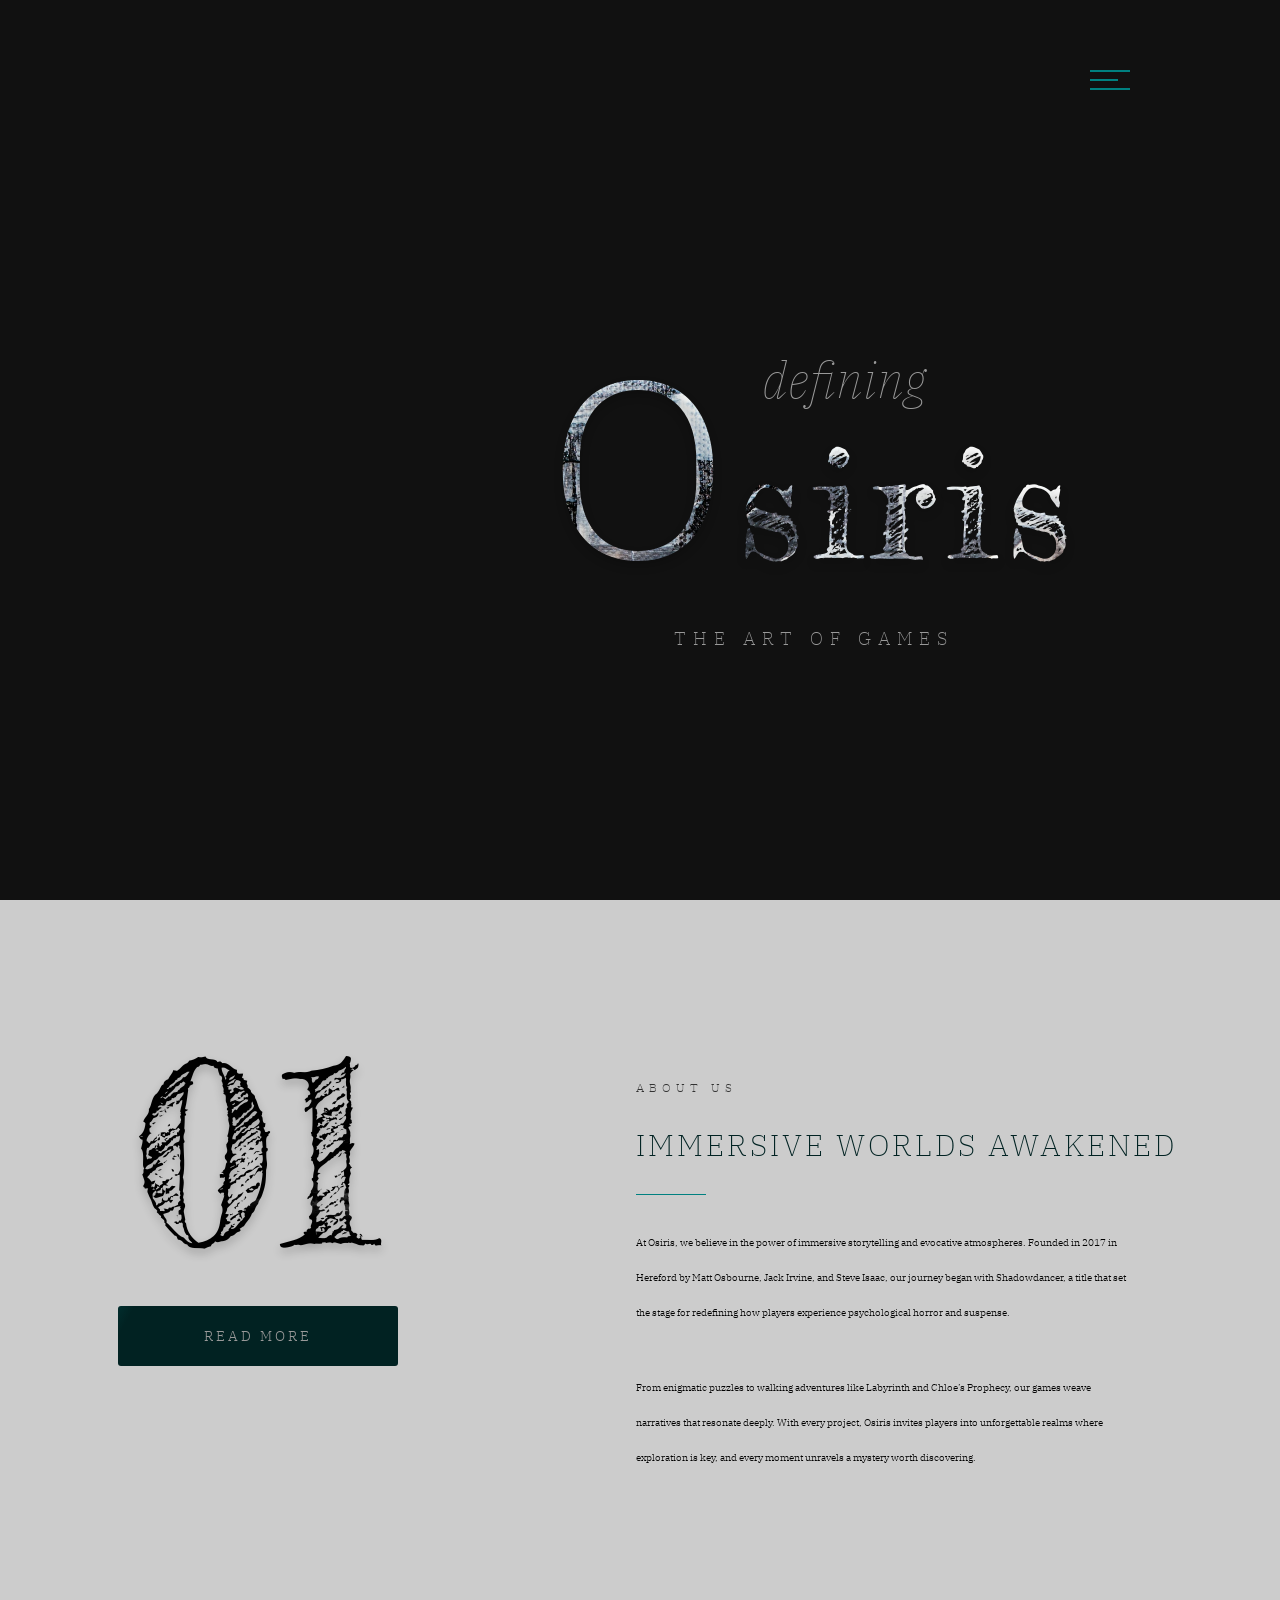
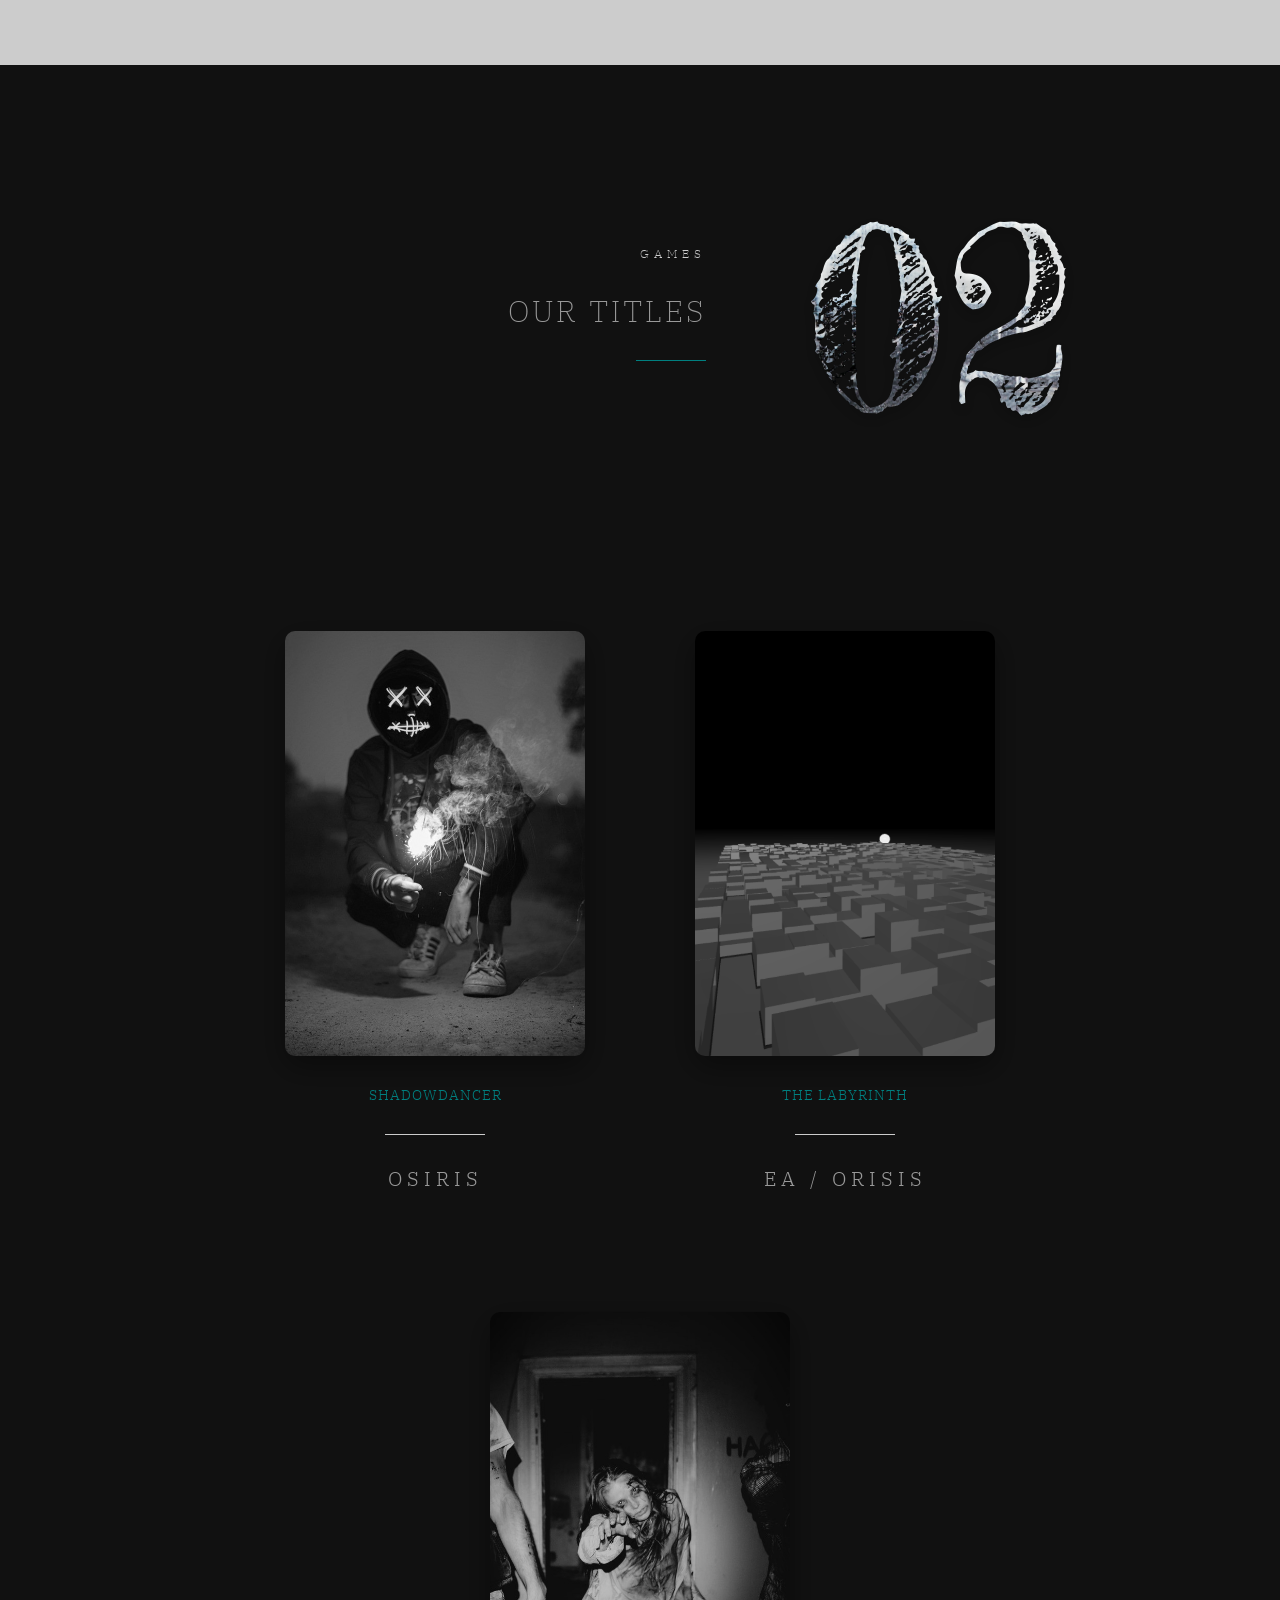
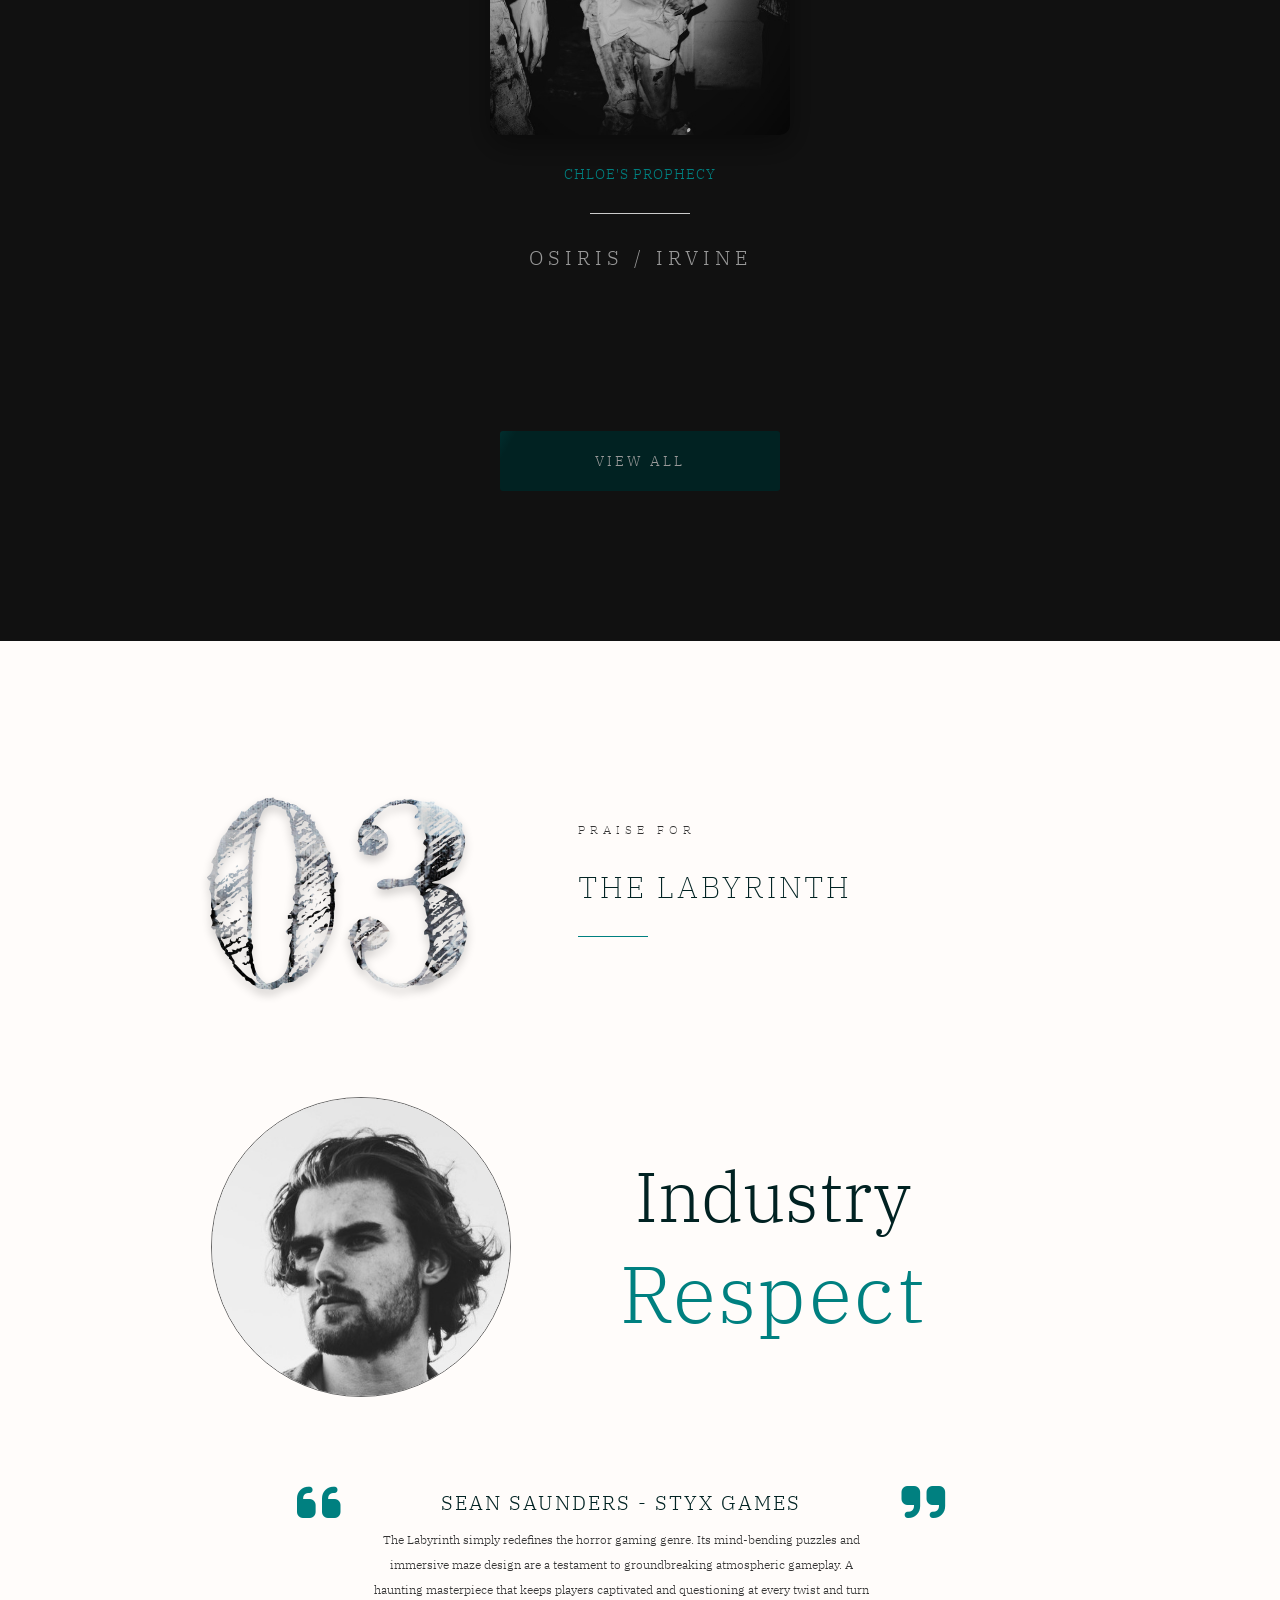
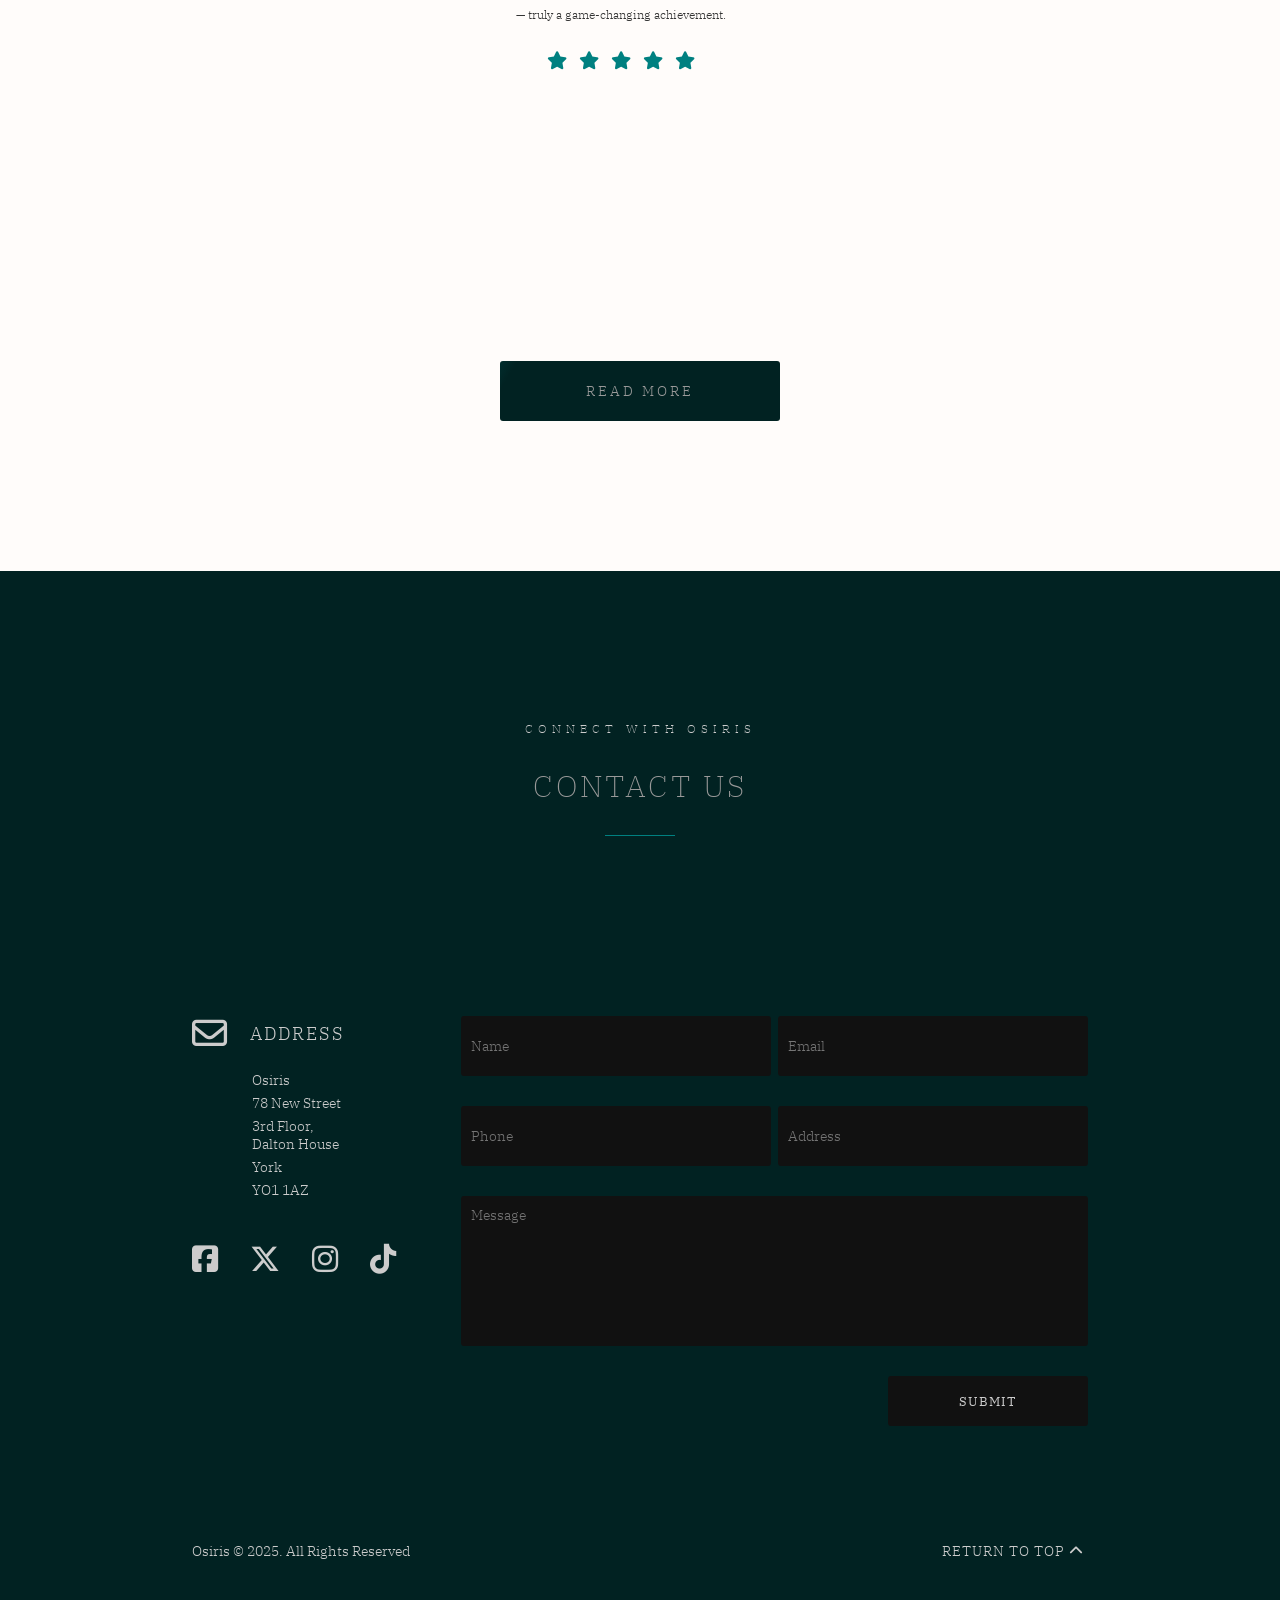
<file: index.html>
<!DOCTYPE html>
<html lang="en">
<head>
  <meta charset="UTF-8">
  <meta name="viewport" content="width=device-width, initial-scale=1.0">
  <link rel="stylesheet" href="https://cdnjs.cloudflare.com/ajax/libs/font-awesome/6.7.2/css/all.min.css"
    integrity="sha512-Evv84Mr4kqVGRNSgIGL/F/aIDqQb7xQ2vcrdIwxfjThSH8CSR7PBEakCr51Ck+w+/U6swU2Im1vVX0SVk9ABhg=="
    crossorigin="anonymous" referrerpolicy="no-referrer" />
  <link rel="icon" type="image/png" href="./images/billy.png">
  <link rel="stylesheet" href="./css/styles.css">
  <title>Osiris</title>
</head>
<body class="body">
  
  <!-- To Do --- Loader -->

  <div class="container main-container">
    <div class="menu-icon">
      <div class="line line-1"></div>
      <div class="line line-2"></div>
      <div class="line line-3"></div>
    </div>
    <nav class="navigation">
      <div class="nav-left">
        <img src="./images/nav-bg.jpg" alt="shadowdancer">
      </div>
      <div class="nav-right">
        <div class="nav-items">
          <a href="./index.html">Home</a>
          <a href="#">
            <span>01</span> Games
          </a>
          <a href="#">
            <span>02</span> Latest
          </a>
          <a href="./html/about.html">
            <span>03</span> About
          </a>
          <a href="#">
            <span>04</span> Contact
          </a>
        </div>
      </div>
    </nav>

    <header>
      <div class="banner">
        <h3>defining</h3>
        <h1><span>O</span>siris</h1>
        <h4>The Art of Games</h4>
      </div>
    </header>

    <section class="about">
      <div class="about-content">
        <div class="about-content-left">
          <div class="section-num">
            <span>01</span>
          </div>
          <button class="main-btn">
            <a href="#">Read More</a>
          </button>
        </div>
        <div class="about-content-right">
          <h4 class="section-heading-sm">About Us</h4>
          <h1 class="section-heading-lg">
            Immersive Worlds Awakened
          </h1>
          <div class="section-border"></div>
          <p>At Osiris, we believe in the power of immersive storytelling and evocative atmospheres. Founded in 2017 in Hereford by
          Matt Osbourne, Jack Irvine, and Steve Isaac, our journey began with Shadowdancer, a title that set the stage for
          redefining how players experience psychological horror and suspense.</p>
          <p>From enigmatic puzzles to walking adventures like Labyrinth and Chloe’s Prophecy, our games weave narratives that
          resonate deeply. With every project, Osiris invites players into unforgettable realms where exploration is key, and
          every moment unravels a mystery worth discovering.</p>
        </div>
      </div>
    </section>

    <section class="games">
      <div class="games-content">
        <div class="games-top">
          <div class="games-header">
            <h4 class="section-heading-sm games-heading-sm">Games</h4>
            <h1 class="section-heading-lg games-heading-lg">Our Titles</h1>
            <div class="section-border"></div>
          </div>
          <div class="section-num">
            <span>02</span>
          </div>
        </div>
        <div class="games-list">
          <div class="game">
            <img src="images/shadowdancer.jpg">
            <span class="game-name">Shadowdancer</span>
            <span class="game-line"></span>
            <span class="game-author">Osiris</span>
          </div>
          <div class="game">
            <img src="images/the-labyrinth.png">
            <span class="game-name">The Labyrinth</span>
            <span class="game-line"></span>
            <span class="game-author">EA / Orisis</span>
          </div>
          <div class="game">
            <img src="images/chloes-prophecy.jpg">
            <span class="game-name">Chloe's Prophecy</span>
            <span class="game-line"></span>
            <span class="game-author">Osiris / Irvine</span>
          </div>
        </div>
        <button class="main-btn">
          <a href="#">View All</a>
        </button>
      </div>
    </section>
  
    <section class="testimonials">
      <div class="testimonials-top">
        <div class="section-num">
          <span>03</span>
        </div>
        <div class="testimonials-header">
          <h4 class="section-heading-sm">Praise for</h4>
          <h1 class="section-heading-lg">The Labyrinth</h1>
          <div class="section-border"></div>
        </div>
      </div>
      <div class="feedback">
        <div class="feedback-top">
          <img src="./images/sean-saunders-styx-games.jpg">
          <div class="feedback-heading">
            <h1>Industry <span>Respect</span></h1>
          </div>
        </div>
        <div class="feedback-bottom">
          <div class="quote">
            <div class="quote-header">
              <i class="fa-solid fa-quote-left"></i>
              <h1>Sean Saunders - Styx Games</h1>
              <i class="fa-solid fa-quote-right"></i>
            </div>
            <div class="quote-body">
              <p>
                The Labyrinth simply redefines the horror gaming genre. Its mind-bending puzzles and immersive maze design are a testament to groundbreaking atmospheric gameplay. A haunting masterpiece that keeps players captivated and questioning at every twist and turn — truly a game-changing achievement.
              </p>
            </div>
            <div class="quote-stars">
              <i class="fa-solid fa-star"></i>
              <i class="fa-solid fa-star"></i>
              <i class="fa-solid fa-star"></i>
              <i class="fa-solid fa-star"></i>
              <i class="fa-solid fa-star"></i>
            </div>
          </div>
        </div>
      </div>
      <button class="main-btn">
        <a href="#">Read More</a>
      </button>
    </section>

    <footer id="contact">
      <div class="footer-header">
        <h4 class="section-heading-sm games-heading-sm">Connect with Osiris</h4>
        <h1 class="section-heading-lg games-heading-lg">Contact Us</h1>
        <div class="section-border"></div>
      </div>
      <div class="footer-content">
        <div class="footer-social">
          <div class="address">
            <div>
              <i class="fa-regular fa-envelope"></i>
              <span>Address</span>  
            </div>
            <p class="address-par">
              <span>Osiris</span>
              <span>78 New Street</span>
              <span>3rd Floor, Dalton House</span>
              <span>York</span>
              <span>YO1 1AZ</span>
            </p>
          </div>
          <div class="social-media">
            <i class="fa-brands fa-square-facebook"></i>
            <i class="fa-brands fa-x-twitter"></i>
            <i class="fa-brands fa-instagram"></i>
            <i class="fa-brands fa-tiktok"></i>
          </div>
        </div>
        <div class="footer-form">
          <form>
            <div class="input-group">
              <input type="text" placeholder="Name">
              <input type="email" placeholder="Email">
              <input type="text" placeholder="Phone">
              <input type="text" placeholder="Address">
            </div>
            <textarea placeholder="Message"></textarea>
            <button type="button">Submit</button>
          </form>
        </div>
      </div>
      <div class="footer-bottom">
        <p>Osiris &copy; 2025. All Rights Reserved</p>
        <button type="button">
          <a href="#">Return to Top
            <i class="fa-solid fa-chevron-up"></i>
          </a>
        </button>
      </div>
    </footer>
  </div>

  <script src="./js/script.js"></script>
</body>
</html>
</file>
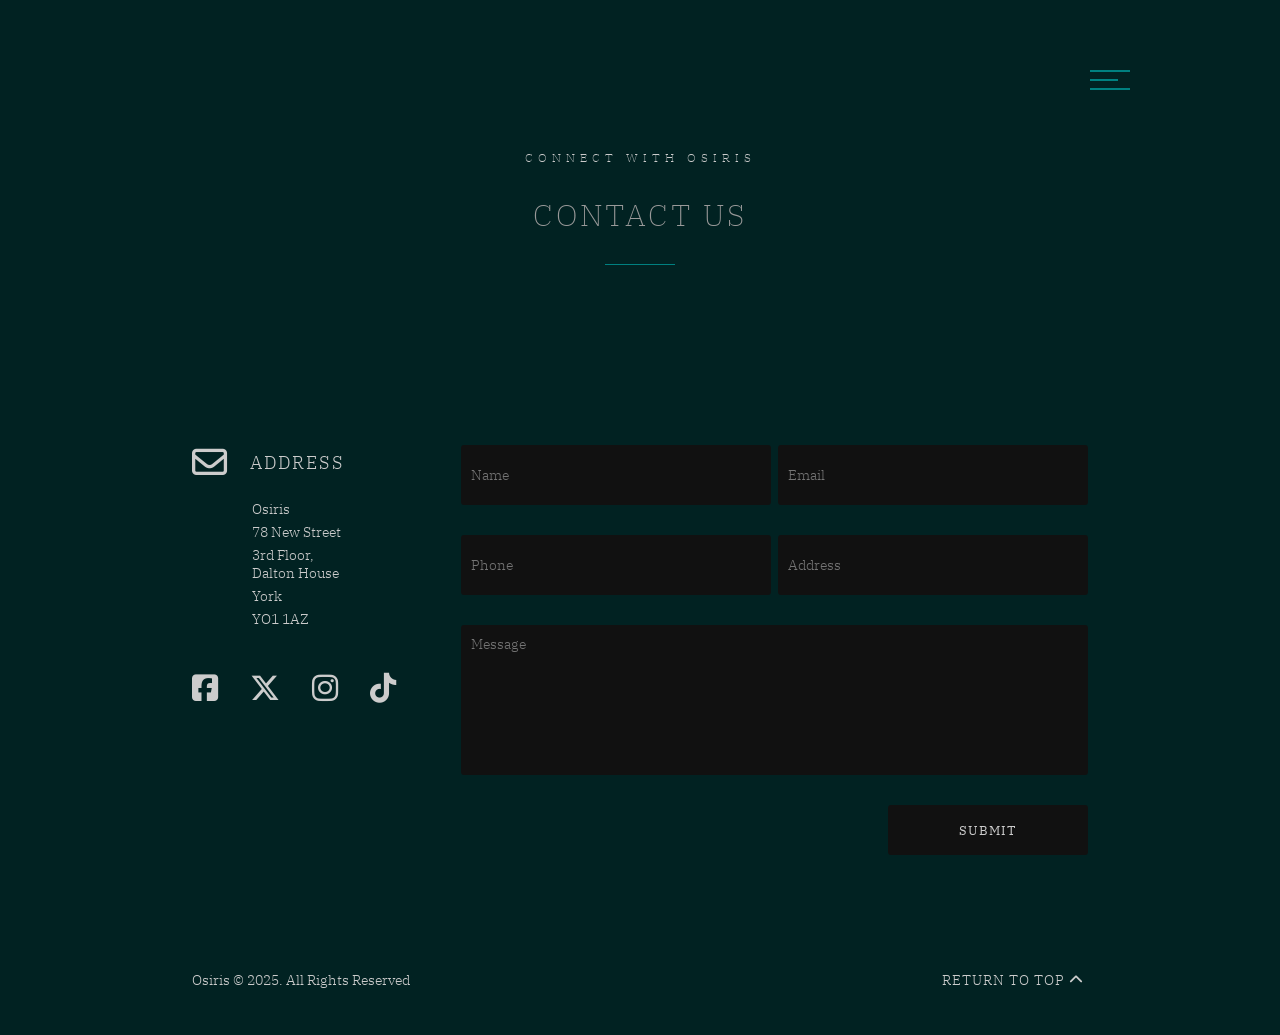
<file: html/about.html>
<!DOCTYPE html>
<html lang="en">
<head>
  <meta charset="UTF-8">
  <meta name="viewport" content="width=device-width, initial-scale=1.0">
  <link rel="stylesheet" href="https://cdnjs.cloudflare.com/ajax/libs/font-awesome/6.7.2/css/all.min.css"
    integrity="sha512-Evv84Mr4kqVGRNSgIGL/F/aIDqQb7xQ2vcrdIwxfjThSH8CSR7PBEakCr51Ck+w+/U6swU2Im1vVX0SVk9ABhg=="
    crossorigin="anonymous" referrerpolicy="no-referrer" />
  <link rel="icon" type="image/png" href="../images/billy.png">
  <link rel="stylesheet" href="../css/styles.css">
  <title>Osiris | About Us</title>
</head>
<body class="body">
  <div class="container">
    <div class="menu-icon">
      <div class="line line-1"></div>
      <div class="line line-2"></div>
      <div class="line line-3"></div>
    </div>
    <nav class="navigation">
      <div class="nav-left">
        <img src="../images/nav-bg.jpg" alt="shadowdancer">
      </div>
      <div class="nav-right">
        <div class="nav-items">
          <a href="../index.html">Home</a>
          <a href="#">
            <span>01</span> Games
          </a>
          <a href="#">
            <span>02</span> Latest
          </a>
          <a href="./about.html">
            <span>03</span> About
          </a>
          <a href="#">
            <span>04</span> Contact
          </a>
        </div>
      </div>
    </nav>
    <footer id="contact" class="footer-about">
      <div class="footer-header">
        <h4 class="section-heading-sm games-heading-sm">Connect with Osiris</h4>
        <h1 class="section-heading-lg games-heading-lg">Contact Us</h1>
        <div class="section-border"></div>
      </div>
      <div class="footer-content">
        <div class="footer-social">
          <div class="address">
            <div>
              <i class="fa-regular fa-envelope"></i>
              <span>Address</span>  
            </div>
            <p class="address-par">
              <span>Osiris</span>
              <span>78 New Street</span>
              <span>3rd Floor, Dalton House</span>
              <span>York</span>
              <span>YO1 1AZ</span>
            </p>
          </div>
          <div class="social-media">
            <i class="fa-brands fa-square-facebook"></i>
            <i class="fa-brands fa-x-twitter"></i>
            <i class="fa-brands fa-instagram"></i>
            <i class="fa-brands fa-tiktok"></i>
          </div>
        </div>
        <div class="footer-form">
          <form>
            <div class="input-group">
              <input type="text" placeholder="Name">
              <input type="email" placeholder="Email">
              <input type="text" placeholder="Phone">
              <input type="text" placeholder="Address">
            </div>
            <textarea placeholder="Message"></textarea>
            <button type="button">Submit</button>
          </form>
        </div>
      </div>
      <div class="footer-bottom">
        <p>Osiris &copy; 2025. All Rights Reserved</p>
        <button type="button">
          <a href="#">Return to Top
            <i class="fa-solid fa-chevron-up"></i>
          </a>
        </button>
      </div>
    </footer>
  </div>

  <script src="../js/script.js"></script>
</body>
</html>
</file>
<file: css/styles.css>
@import url('https://fonts.googleapis.com/css2?family=Fredericka+the+Great&family=IBM+Plex+Serif:ital,wght@0,100;0,200;0,300;0,400;0,500;0,600;0,700;1,100;1,200;1,300;1,400;1,500;1,600;1,700&family=Poppins:ital,wght@0,100;0,200;0,300;0,400;0,500;0,600;0,700;0,800;0,900;1,100;1,200;1,300;1,400;1,500;1,600;1,700;1,800;1,900&family=Six+Caps&display=swap');

:root {
  --main: #008080;
  --main-light: #92d5d5;
  --main-dark: #012222;
  --dark: #111;
  --light: #fffcfa;
  --grey-dark: #333;
  --grey-medium: #999;
  --grey-light: #ccc;
  --grey-light-extra: #eee;
  --main-font: 'IBM Plex Serif', serif;
  --logo-font: 'Six Caps', sans-serif;
  --feature-font: 'Fredericka the Great', serif;
  --second-font: 'Poppins', sans-serif;
}

* {
  font-family: var(--main-font);
  font-weight: 300;
  margin: 0;
  padding: 0;
  box-sizing: border-box;
  text-decoration: none;
  outline: none;
}

html {
  font-size: 62.5%;
}

/* To Do - Scrollbar */
/* To Do - Loader */

.container {
  width: 100%;
  height: 100%;
  background-color: var(--dark);
  position: relative;
}

/* .main-container {

} */

.menu-icon {
  width: 4rem;
  height: 2rem;
  position: fixed;
  top: 7rem;
  right: 15rem;
  display: flex;
  flex-direction: column;
  justify-content: space-between;
  cursor: pointer;
  z-index: 1000; 
}

.line {
  height: 0.2rem;
  background-color: var(--main);
  transition: all 0.3s;
}

.line-1,
.line-3 {
  width: 100%;
}

.menu-icon:hover .line-1,
.menu-icon:hover .line-3 {
  width: 70%;
}

.navigate .line-1 {
  width: 50%;
  transform: translate(103%, 0.5rem) rotateZ(25deg);
}

.navigate .line-3 {
  width: 50%;
  transform: translate(103%, -0.5rem) rotateZ(-25deg);
}

.navigate .menu-icon:hover .line-1,
.navigate .menu-icon:hover .line-3 {
  width: 50%;
}

.line-2 {
  width: 70%;
}

.menu-icon:hover .line-2 {
  margin-left: 30%;
}

.navigate .line-2 {
  width: 100%;
}

.navigate .menu-icon:hover .line-2 {
  margin-left: 0;
}

.navigation {
  width: 100%;
  height: 100vh;
  background-color: var(--main-dark);
  position: fixed;
  top: 0;
  left: 0;
  display: flex;
  z-index: 100;
  opacity: 0;
  visibility: hidden;
  transition: all 0.2s;
}

.navigate .navigation {
  opacity: 1;
  visibility: visible;
}

.nav-left {
  width: 50%;
  height: 100%;
  cursor: pointer;
  opacity: 0;
  visibility: hidden;
  transition: all 1s;
}

.navigate .nav-left {
  opacity: 1;
  visibility: visible;
  transition: all 1s 0.7s;
}

.nav-left img {
  width: 100%;
  height: 100%;
  object-fit: cover;
  filter: grayscale(100%);
  opacity: 0.5;
  transition: all 1s;
}

.nav-left:hover img {
  filter: grayscale(0);
  opacity: 1;
}

.nav-right {
  width: 100%;
  width: 100%;
  background-color: var(--dark);
  display: flex;
  justify-content: center;
  align-items: center;
  transform: translateX(-200%);
}

.navigate .nav-right {
  transform: translateX(0);
  width: 50%;
  transition: all 1s;
}

.nav-items {
  display: flex;
  flex-direction: column;
}

.nav-items a {
  font-size: 1.8rem;
  margin: 2rem 0;
  text-transform: uppercase;
  color: var(--grey-medium);
  opacity: 0;
  visibility: hidden;
}

.navigate .nav-items a {
  opacity: 1;
  visibility: visible;
}

.navigate .nav-items a:nth-child(1) {
  transition: opacity 0.5s 1s, color 0.3s;
}

.navigate .nav-items a:nth-child(2) {
  transition: opacity 0.5s 1.2s, color 0.3s;
}

.navigate .nav-items a:nth-child(3) {
  transition: opacity 0.5s 1.4s, color 0.3s;
}

.navigate .nav-items a:nth-child(4) {
  transition: opacity 0.5s 1.6s, color 0.3s;
}

.navigate .nav-items a:nth-child(5) {
  transition: opacity 0.5s 1.8s, color 0.3s;
}

.nav-items a:first-child {
  padding-left: 6rem;
  position: relative;
}

.nav-items a:first-child::before {
  content: '';
  width: 4.8rem;
  height: 0.2rem;
  background-color: var(--grey-medium);
  position: absolute;
  top: 50%;
  left: 0;
  transform: translateY(-50%);
  transition: all 0.3s ease-in-out;
}

.nav-items a:first-child:hover::before {
  background-color: var(--main);
}

.nav-items a:hover {
  color: var(--main);
}

.nav-items a span {
  font-family: var(--feature-font); 
  font-weight: lighter;
  font-size: 1.8rem;
  margin-right: 1rem;
  position: relative;
}

.nav-items a span::before {
  content: '';
  width: 0;
  height: 0.1rem;
  background-color: var(--main);
  position: absolute;
  bottom: 0;
  left: 0;
  transition: width 0.3s ease-in-out;;
}

.nav-items a:hover span:before {
  width: 100%;
}

header {
  width: 100%;
  height: 100vh;
  position: relative;
}

.banner {
  position: absolute;
  right: 20rem;
  bottom: 30rem;
  text-align: center;
}

.banner h3 {
  font-size: 5rem;
  font-style: italic;
  font-weight: 100;
  color: var(--grey-medium);
  transform: translate(3rem, 11rem);
}

.banner h1 {
  font-family: var(--feature-font);
  font-size: 15rem;
  letter-spacing: 1rem;
  background-image: url('../images/banner-bg-text-2.jpg');
  background-size: cover;
  background-clip: text;
  -webkit-background-clip: text;
  color: transparent;
  text-shadow: 0 0.5rem 1rem rgba(0, 0, 0, 0.2);
}

.banner h1 span {
  font-size: 25rem;
}

.banner h4 {
  font-size: 1.8rem;
  font-weight: 200;
  text-transform: uppercase;
  letter-spacing: 0.7rem;
  color: var(--grey-medium);
}

.about {
  width: 100%;
  background-color: var(--grey-light);
  padding: 10rem 0 15rem 0;
  display: flex;
  justify-content: center;
  align-items: center;
}

.about-content {
  width: 100%;
  height: 100%;
  display: flex;
}

.about-content-left {
  width: 50%;
  text-align: center;
  padding-right: 6rem;
}

.section-num span {
  font-family: var(--feature-font);
  font-size: 25rem;
  background-image: url('../images/about.jpg');
  background-size: cover;
  background-clip: text;
  -webkit-background-clip: text;
  color: transparent;
  text-shadow: 0 0.5rem 1rem rgba(0, 0, 0, 0.2);
}

.main-btn {
  width: 28rem;
  height: 6rem;
  font-weight: 400;
  background-color: var(--main-dark);
  border: none;
  border-radius: 0.3rem;
  cursor: pointer;
  position: relative;
  overflow: hidden;
}

.main-btn:active {
  transform: translateY(0.2rem);
}

.main-btn::before {
  content: '';
  width: 100%;
  height: 100%;
  background: linear-gradient(
    to right,
    transparent,
    var(--main),
    transparent
  );
  position: absolute;
  top: 0;
  left: -100%;
  transform: skewX(-30deg);
  transition: left 0.3s;
}

.main-btn:hover::before {
  left: 100%;
}

.main-btn a {
  width: 100%;
  height: 100%;
  font-size: 1.4rem;
  text-transform: uppercase;
  letter-spacing: 0.3rem;
  color: var(--grey-medium);
  display: flex;
  justify-content: center;
  align-items: center;
}

.about-content-right {
  width: 50%;
  padding: 8rem 0 0 6rem;
}

.section-heading-sm {
  font-size: 1.2rem;
  font-weight: 200;
  text-transform: uppercase;
  letter-spacing: 0.5rem;
  color: var(--grey-dark);
}

.section-heading-lg {
  font-size: 3rem;
  font-weight: 200;
  text-transform: uppercase;
  letter-spacing: 0.3rem;
  color: var(--main-dark);
  margin: 3rem 0;
}

.section-border {
  width: 50rem;
  height: 0.1rem;
  color: var(--main);
  margin-bottom: 3rem;
  position: relative;
}

.section-border::after {
  content: '';
  width: 7rem;
  height: 0.1rem;
  background-color: var(--main);
  position: absolute;
  top: 0;
  left: 0;
}

.about p {
  width: 50rem;
  font-size: var(--grey-dark);
  line-height: 3.5rem;
  margin-bottom: 4rem;
}

.games {
  width: 100%;
  display: flex;
  justify-content: center;
  align-items: center;
  padding: 10rem 0 15rem 0;
}

.games-content {
  text-align: center;
}

.games-top {
  display: flex;
  align-items: center;
  justify-content: center;
  margin-bottom: 10rem;
}

.games-header {
  text-align: right;
  margin-right: 10rem;
}

.games-heading-sm {
  color: var(--grey-light);
}

.games-heading-lg {
  color: var(--grey-medium);
}

.games-header .section-border::after {
  right: 0;
  left: auto;
}

.games-top .section-num span {
  background-image: url('../images/banner-bg-text-2.jpg'); 
  background-position: 50% 75%;
}

.games-list {
  display: flex;
}

.game {
  width: 35rem;
  display: flex;
  flex-direction: column;
  align-items: center;
  margin: 6rem;
  text-align: center;
}

.game img {
  width: 30rem;
  height: auto;
  filter: grayscale(100%);
  border-radius: 1rem;
  box-shadow: 0 1rem 3rem rgba(0, 0, 0, 0.4);
  cursor: pointer;
  transition: filter 1s;
}

.game img:hover {
  filter: grayscale(0);
}

.game-name {
  font-size: 1.4rem;
  text-transform: uppercase;
  color: var(--main);
  letter-spacing: 0.1rem;
  margin: 3rem 0;
}

.game-line {
  width: 10rem;
  height: 0.1rem;
  background-color: var(--grey-light);
  margin-bottom: 3rem;
}

.game-author {
  font-size: 2rem;
  text-transform: uppercase;
  color: var(--grey-medium);
  letter-spacing: 0.5rem;
}

.games-content .main-btn {
  margin-top: 10rem;
}

.testimonials {
  width: 100%;
  height: 160vh;
  background-color: var(--light);
  display: flex;
  flex-direction: column;
  align-items: center;
  padding: 10rem 0 15rem 0;
  position: relative;
}

.testimonials-top {
  display: flex;
  align-items: center;
  justify-content: center;
  margin-bottom: 5rem;
}

.testimonials-top .section-num {
  margin-right: 10rem;
}

.testimonials-top .section-num span {
  background-image: url('../images/banner-bg-text.jpg');
}

.feedback {
  display: flex;
  flex-direction: column;
  align-items: center;
  position: relative;
}

.feedback-top {
  display: flex;
  align-items: center;
  padding-left: 7rem;
  margin-bottom: 5rem;
}

.feedback-top img {
  width: 30rem;
  height: 30rem;
  object-fit: cover;
  border-radius: 50%;
  border: 0.1rem solid var(--main);
  margin-right: 3rem;
  filter: grayscale(100%);
  cursor: pointer;
  transition: filter 1s;
  z-index: 1;
}

.feedback-top img:hover {
  filter: grayscale(0);
}

.feedback-heading {
  display: flex;
  width: 50%;
  text-align: center;
}

.feedback-heading h1 {
  font-size: 7rem;
  color: var(--main-dark);
}

.feedback-heading h1 span {
  font-size: 8rem;
  letter-spacing: 0.2rem;
  color: var(--main);
}

.quote {
  width: 80rem;
  height: 28rem;
  position: absolute;
  top: 33rem;
  left: 8rem;
  display: flex;
  flex-direction: column;
  align-items: center;
  padding: 3rem 0;
}

.quote-header {
  display: flex;
  align-items: center;
  margin-top: 2rem;
}

.quote-header i {
  font-size: 5rem;
  color: var(--main);
}

.quote-header h1 {
  font-size: 2rem;
  text-transform: uppercase;
  color: var(--main-dark);
  letter-spacing: 0.2rem;
  padding: 0 10rem;
}

.quote-body p {
  width: 50rem;
  font-size: 1.2rem;
  color: var(--grey-dark);
  margin-bottom: 2.5rem;
  text-align: center;
  line-height: 2.5rem;
}

.quote-stars i {
  font-size: 1.8rem;
  color: var(--main);
  margin: 0 0.5rem;
}

.testimonials .main-btn {
  position: absolute;
  left: 50%;
  bottom: 15rem;
  transform: translateX(-50%);
}

footer{
  width: 100%;
  display: flex;
  flex-direction: column;
  align-items: center;
  padding: 15rem 0 3rem 0;
  background-color: var(--main-dark);
}

.footer-header {
  text-align: center;
  margin-bottom: 15rem;
}

.footer-header .section-border::after {
  left: 50%;
  transform: translateX(-50%);
}

.footer-content {
  width: 60%;
  display: flex;
  margin-bottom: 10rem;
}

.footer-social {
  width: 30%;
}

.address div {
  display: flex;
  align-items: center;
  margin-bottom: 2rem;
}

.address i {
  font-size: 3.5rem;
  color: var(--grey-light);
  margin-right: 2.3rem;
}

.address div span {
  font-size: 1.8rem;
  text-transform: uppercase;
  letter-spacing: 0.2rem;
  color: var(--grey-light);
}

.address-par {
  display: flex;
  flex-direction: column;
  margin-bottom: 4rem;
  padding-left: 6rem;
}

.address-par span {
  width: 10rem;
  font-size: 1.4rem;
  color: var(--grey-light);
  margin-bottom: 0.5rem;
}

.social-media i {
  font-size: 3rem;
  color: var(--grey-light);
  margin-right: 3rem;
  cursor: pointer;
}

.footer-form {
  width: 70%;
}

.footer-form form {
  display: flex;
  flex-direction: column;
}

.input-group {
  display: flex;
  justify-content: space-between;
  flex-wrap: wrap;
}

.input-group input {
  width: 37rem;
  height: 6rem;
  margin-bottom: 3rem;
}

.input-group input,
textarea {
  background-color: var(--dark);
  border: none;
  padding: 1rem;
  font-size: 1.4rem;
  color: var(--light);
  border-radius: 0.3rem;
}

textarea {
  height: 15rem;
  margin-bottom: 3rem;
  resize: none;
}

.footer-form button {
  width: 20rem;
  height: 5rem;
  background-color: var(--dark);
  margin-left: auto;
  border: none;
  border-radius: 0.3rem;
  font-weight: 400;
  text-transform: uppercase;
  color: var(--grey-light);
  letter-spacing: 0.1rem;
  cursor: pointer;
}

.footer-form button:active {
  transform: translateY(0.2rem);
}

.footer-bottom {
  width: 60%;
  display: flex;
  justify-content: space-between;
  align-items: center;
}

.footer-bottom p {
  font-size: 1.4rem;
  color: var(--grey-light)
}

.footer-bottom button {
  width: 15rem;
  height: 5rem;
  border: none;
  background: none;
}

.footer-bottom button a {
  width: 100%;
  height: 100%;
  display: flex;
  justify-content: space-evenly;
  align-items: center;
  font-size: 1.4rem;
  color: var(--grey-light);
  text-transform: uppercase;
  letter-spacing: 0.1rem;
}

@media (max-width: 1600px) {
  .input-group input {
    width: 31rem;
  }
  .game {
    margin: 6rem 3rem;
  }
}

@media (max-width: 1440px) {
  html {
    font-weight: 58%;
  }
}

@media (max-width: 1368px) {
  html {
    font-weight: 55%;
  }
  .banner {
    bottom: 25rem;
  }
  .testimonials {
    height: 170vh;
  }
}

@media (max-width: 1280px) {
  .about-content-left {
    width: 45%;
  }
  .about-content-right {
    width: 55%;
  }
  .games-list {
    width: 80%;
    margin: auto;
    display: flex;
    justify-content: center;
    align-items: center;
    flex-wrap: wrap;
  }
  .footer-content {
    width: 70%;
  }
  .footer-bottom {
    width: 70%;
  }
}

@media (max-width: 1024px) {
  html {
    font-size: 52%;
  }
  .menu-icon {
    right: 5rem;
  }
  .banner {
    bottom: 20rem;
  }
  .footer-content {
    width: 80%;
  }
  .footer-bottom {
    width: 80%;
  }
}

@media (max-width: 820px) {
  html {
    font-size: 48%;
  }
  .banner {
    right: 50%;
    bottom: 50%;
    transform: translate(50%, 50%);
  }
  .about-content-left {
    width: 40%;
  }
  .about-content-right {
    width: 60%;
  }
  .section-heading-sm {
    font-size: 1.4rem;
  }
  .about p {
    font-size: 1.6rem;
    width: 45rem;
  }
  .games .games-header {
    width: 35rem;
  }
  .games-header .section-border {
    width: 35rem;
  }
  .testimonials {
    height: 100vh;
  }
  .input-group input {
    width: 28rem;
  }
}

@media (max-width: 768px) {
  .game {
    width: 32rem;
  }
  .game img {
    width: 27rem;
  }
  .testimonials {
    height: 115vh;
  }
  .input-group input {
    width: 26rem;
  }
}

@media (max-width: 430px) {
  html {
    font-size: 42%;
  }
  .nav-left {
    display: none;
  }
  .navigate .nav-right {
    width: 100%;
  }
  .banner h3 {
    font-size: 3.5rem;
  }
  .banner h1 {
    font-size: 12rem;
  }
  .about {
    height: 80vh;
    padding-bottom: 25rem;
    position: relative;
  }
  .about-content-left {
    padding-right: 0;
  }  
  .section-num span {
    font-size: 16rem;
  }
  .about-content-right {
    padding: 4rem 0 0 6rem;
  }
  .about .main-btn {
    position: absolute;
    bottom: 15rem;
    left: 50%;
    transform: translateX(-50%);
  }
  .section-heading-lg {
    font-size: 2.5rem;
  }
  .about-content-right .section-border {
    width: 25rem;
  }
  .about-content-right p {
    position: absolute;
    top: 30%;
    left: 50%;
    transform: translateX(-50%);
    text-align: center;
  }
  .about-content-right p:last-child {
    top: 50%;
  }
  .games-header {
    margin-right: 3rem;
  }
  .games .section-num {
    padding-right: 5rem;
  }
  .games .section-border {
    width: 30rem;
    margin-left: auto;
  }
  .testimonials {
    height: 125vh;
  }
  .testimonials .section-num {
    margin-right: 5rem;
  }
  .testimonials .section-border {
    width: 29rem;
  }
  .feedback-top {
    flex-direction: column-reverse;
    padding-left: 0;
  }
  .feedback-heading {
    margin-bottom: 5rem;
  }
  .quote {
    top: 58rem;
    left: 12rem;
    width: 40rem;
    height: 37rem;
  }
  .quote-header i {
    font-size: 3.5rem;
  }
  .quote-header h1 {
    padding: 0 5rem;
  }
  .quote-body p {
    width: 30rem;
    font-size: 1.4rem;
    margin-bottom: 3.5rem;
  }
  .footer-content {
    flex-direction: column-reverse;
  }
  .footer-social,
  .footer-form {
    width: 100%;
  }
  .footer-social {
    display: flex;
    justify-content: space-between;
  }
  .social-media {
    align-self: center;
  }
  .input-group {
    width: 100%;
  }
  .input-group input {
    width: inherit;
  }
  .footer-form button {
    width: 100%;
    margin-bottom: 10rem;
  }
}

@media (max-width: 393px) {
  html {
    font-size: 38%;
  } 
}

@media (max-width: 375px) {
  html {
    font-size: 36%;
  } 
  .testimonial {
    height: 150vh;
  }
}
</file>
